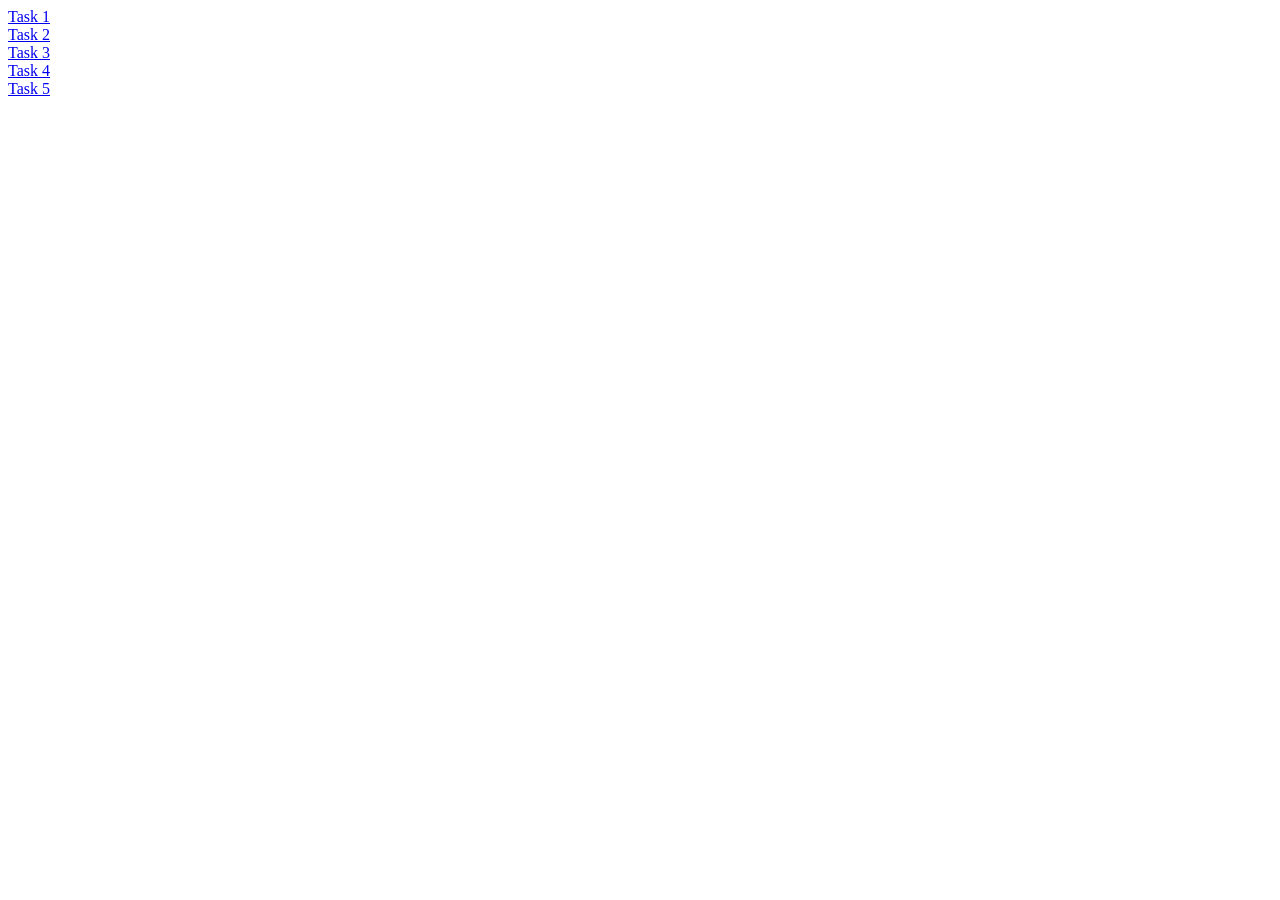
<file: index.html>
<!DOCTYPE html>
<html>
  <body>
    <a href="Task1/task1.html">Task 1</a>
    <br>
    <a href="Task2/design(task2).html">Task 2</a>
    <br>
    <a href="Task3/task3.html">Task 3</a>
    <br>
    <a href="Task4/home.html">Task 4</a>
    <br>
    <a href="Task5/task5.html">Task 5</a>
  </body>
</html>
</file>
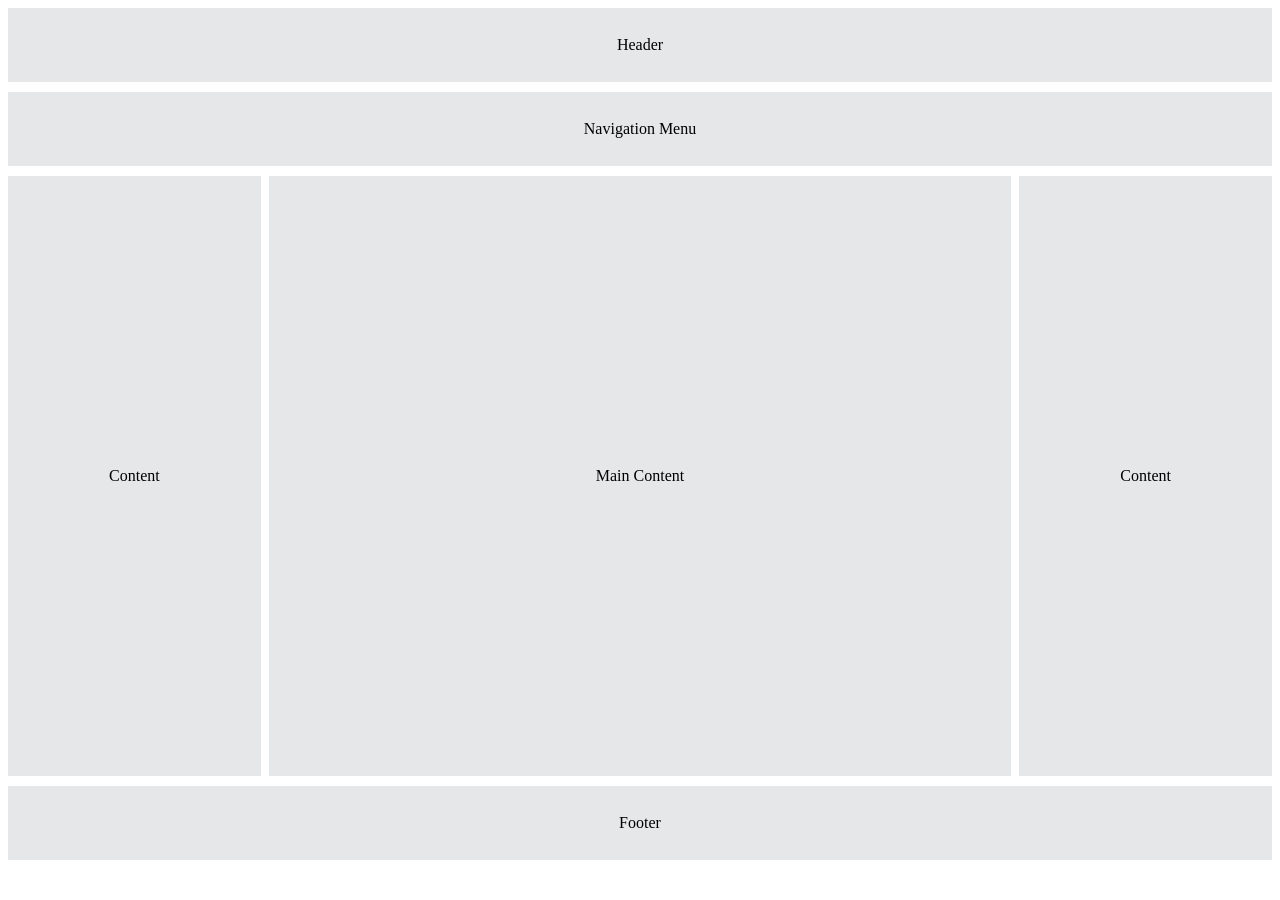
<file: Task1/task1.html>
<!DOCTYPE html>
<html>
    <head>
        <style>
             * {
                box-sizing: border-box;
                margin: 0;
                padding: 0;
            }
    
            body {
                display: flex;
                flex-direction: column;
                gap: 10px;
                padding: 8px;
            }
    
            header, nav, footer {
                background-color: #e5e7e9;
                padding: 28px;
                text-align: center;
                width: 100%;
            }

            section {
                display: flex;
                gap: 8px;
                width: 100%;
            }
            
            aside, main{
                background-color: #e5e7e9;
                width: 20%;
                min-height: 600px;
                display: flex;
                align-items: center;
                justify-content: center;
            }
    
            main {
                flex: 1;
            }
        </style>
    </head>
<body>
    <header>
        Header
    </header>
    <nav>
        Navigation Menu
    </nav>

    <section>
        <aside>
            Content
        </aside>
        <main>
            Main Content
        </main>
        <aside>
            Content
        </aside>
    </section>
    
    <footer>
        Footer
    </footer>
</body>
</html>
</file>
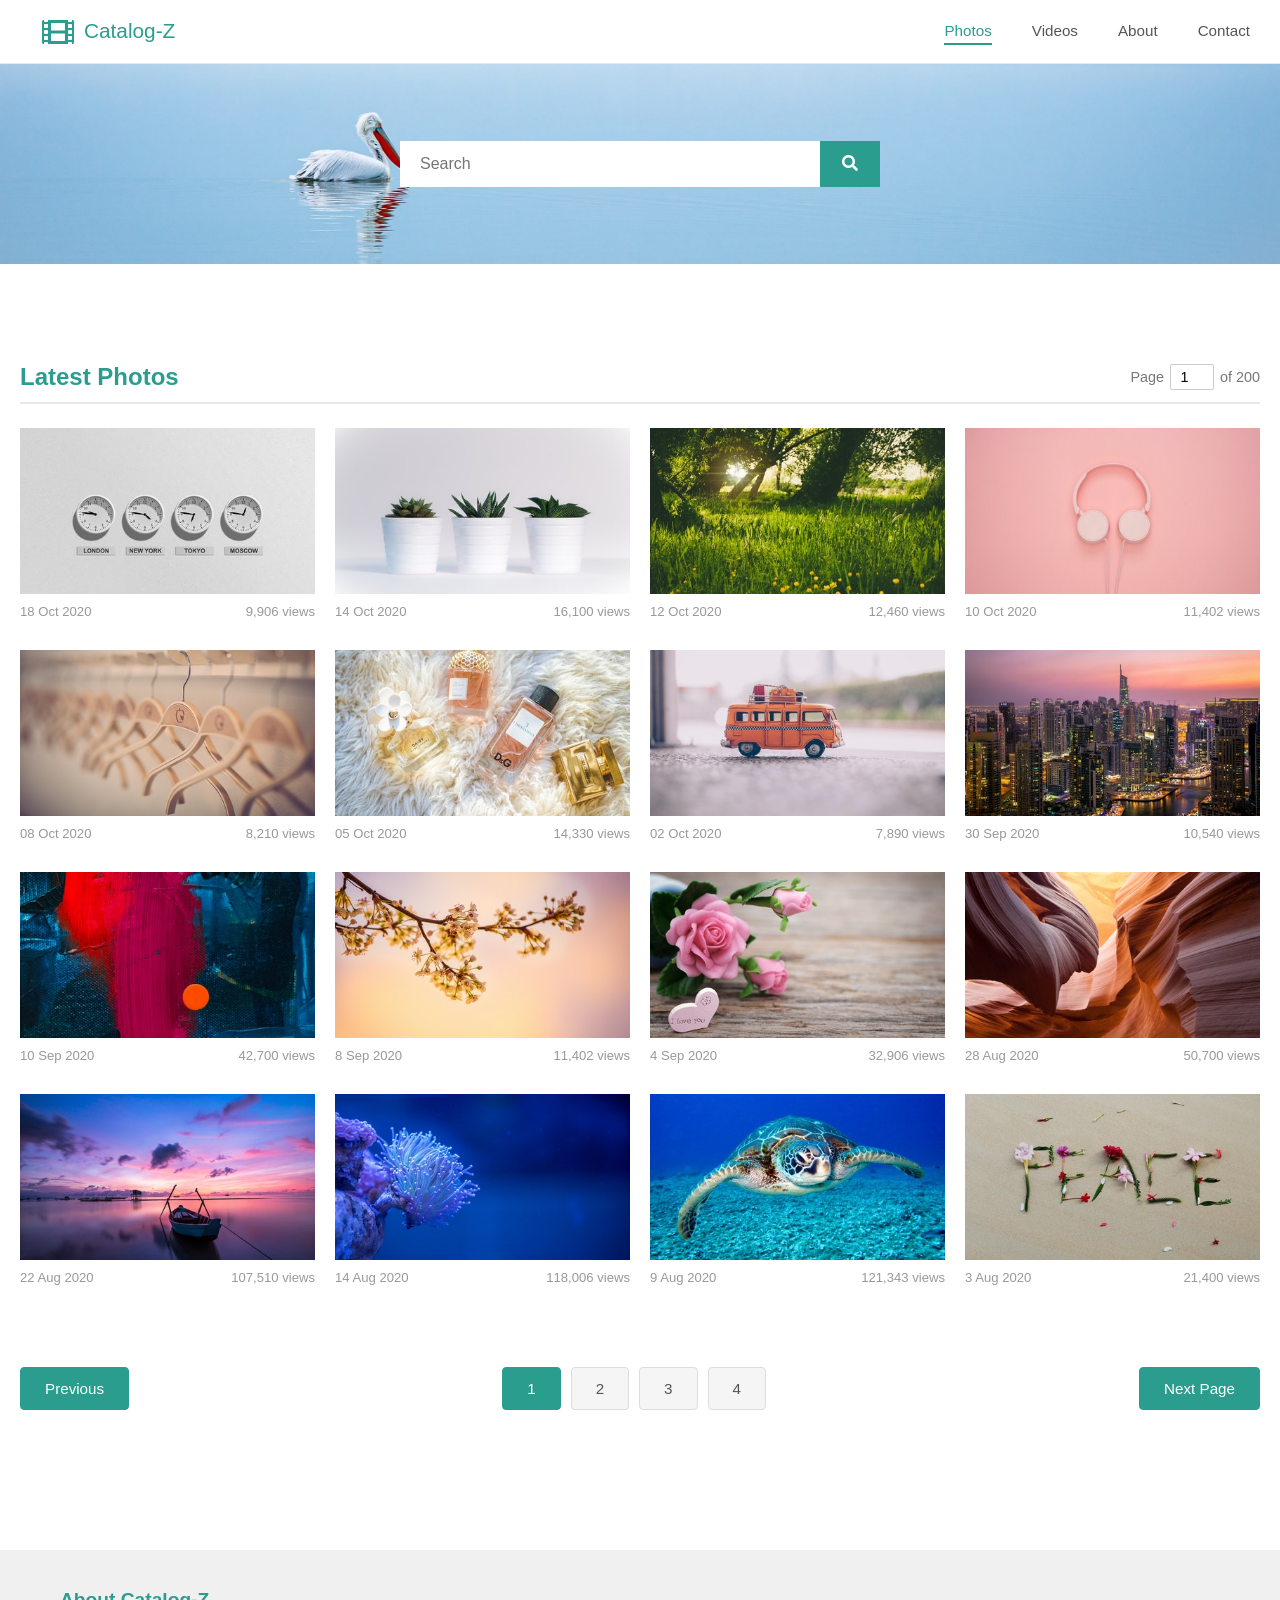
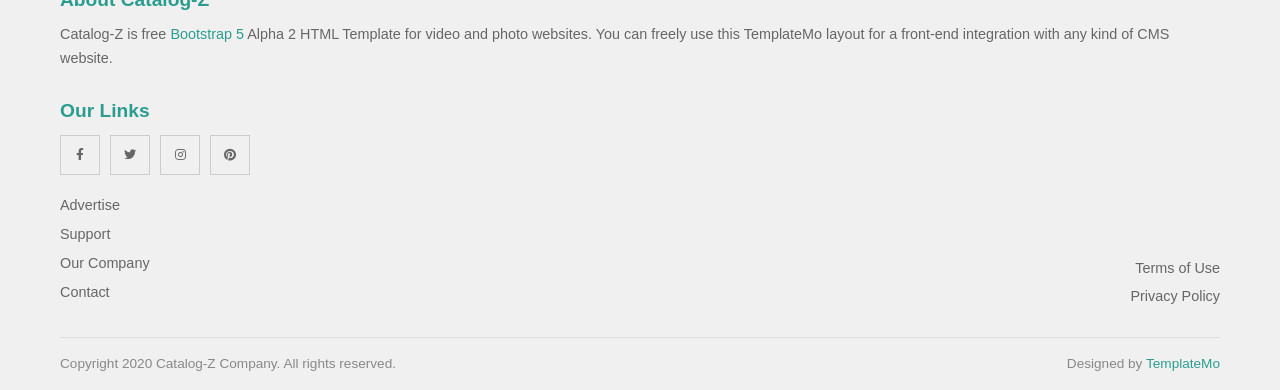
<file: Task3/task3.html>
<!DOCTYPE html>
<html lang="en">

<head>
    <meta charset="UTF-8">
    <meta name="viewport" content="width=device-width, initial-scale=1.0">
    <title>Catalog-Z</title>
    <link rel="stylesheet" href="resources/style.css">
    <link rel="stylesheet" href="https://cdnjs.cloudflare.com/ajax/libs/font-awesome/5.15.4/css/all.min.css">
    <link href="https://fonts.googleapis.com/css2?family=Roboto:wght@300;400;500;700&display=swap" rel="stylesheet">
</head>

<body>

    <nav class="navbar">
        <a href="#" class="nav-brand">
            <i class="fas fa-film"></i>
            <span>Catalog-Z</span>
        </a>
        <ul class="nav-links">
            <li><a href="#" class="active">Photos</a></li>
            <li><a href="#">Videos</a></li>
            <li><a href="#">About</a></li>
            <li><a href="#">Contact</a></li>
        </ul>

        <div class="dropdown">
            <span class="menu-btn" onclick="toggleMenu()">
                <i class="fas fa-bars"></i>
            </span>
            <ul class="dropdown-menu" id="dropdownMenu">
                <li><a href="#" class="active">Photos</a></li>
                <li><a href="#">Videos</a></li>
                <li><a href="#">About</a></li>
                <li><a href="#">Contact</a></li>
            </ul>
        </div>
    </nav>

    <section class="hero">
        <img src="resources/hero.jpg" alt="Hero" class="hero-img">
        <div class="hero-search">
            <input type="text" placeholder="Search">
            <button><i class="fas fa-search"></i></button>
        </div>
    </section>

    <main class="container">

        <!-- Latest Photos -->
        <section class="section">
            <div class="section-header">
                <h2>Latest Photos</h2>
                <div class="pagination-inline">
                    <span>Page</span>
                    <input type="number" value="1" min="1">
                    <span>of 200</span>
                </div>
            </div>
            <div class="grid">
                <div class="card">
                    <div class="img-btn">
                        <img src="resources/img1.jpg" alt="Photo 1">
                        <div class="overlay">
                            <p>CLOCKS</p>
                        </div>
                    </div>
                    <div class="card-info">
                        <span>18 Oct 2020</span>
                        <span>9,906 views</span>
                    </div>
                </div>
                <div class="card">
                    <div class="img-btn">
                        <img src="resources/img2.jpg" alt="Photo 2">
                        <div class="overlay">
                            <p>PLANTS</p>
                        </div>
                    </div>
                    <div class="card-info">
                        <span>14 Oct 2020</span>
                        <span>16,100 views</span>
                    </div>
                </div>
                <div class="card">
                    <div class="img-btn">
                        <img src="resources/img3.jpg" alt="Photo 3">
                        <div class="overlay">
                            <p>MORNING</p>
                        </div>
                    </div>
                    <div class="card-info">
                        <span>12 Oct 2020</span>
                        <span>12,460 views</span>
                    </div>
                </div>
                <div class="card">
                    <div class="img-btn">
                        <img src="resources/img4.jpg" alt="Photo 4">
                        <div class="overlay">
                            <p>PINKY</p>
                        </div>
                    </div>
                    <div class="card-info">
                        <span>10 Oct 2020</span>
                        <span>11,402 views</span>
                    </div>
                </div>
                <div class="card">
                    <div class="img-btn">
                        <img src="resources/img5.jpg" alt="Photo 5">
                        <div class="overlay">
                            <p>HANGERS</p>
                        </div>
                    </div>
                    <div class="card-info">
                        <span>08 Oct 2020</span>
                        <span>8,210 views</span>
                    </div>
                </div>
                <div class="card">
                    <div class="img-btn">
                        <img src="resources/img6.jpg" alt="Photo 6">
                        <div class="overlay">
                            <p>PERFUMES</p>
                        </div>
                    </div>
                    <div class="card-info">
                        <span>05 Oct 2020</span>
                        <span>14,330 views</span>
                    </div>
                </div>
                <div class="card">
                    <div class="img-btn">
                        <img src="resources/img7.jpg" alt="Photo 7">
                        <div class="overlay">
                            <p>BUS</p>
                        </div>
                    </div>
                    <div class="card-info">
                        <span>02 Oct 2020</span>
                        <span>7,890 views</span>
                    </div>
                </div>
                <div class="card">
                    <div class="img-btn">
                        <img src="resources/img8.jpg" alt="Photo 8">
                        <div class="overlay">
                            <p>NEW YORK</p>
                        </div>
                    </div>
                    <div class="card-info">
                        <span>30 Sep 2020</span>
                        <span>10,540 views</span>
                    </div>
                </div>
                <div class="card">
                    <div class="img-btn">
                        <img src="resources/img9.jpg" alt="Photo 9">
                        <div class="overlay">
                            <p>ABSTRACT</p>
                        </div>
                    </div>
                    <div class="card-info">
                        <span>10 Sep 2020</span>
                        <span>42,700 views</span>
                    </div>
                </div>
                <div class="card">
                    <div class="img-btn">
                        <img src="resources/img10.jpg" alt="Photo 10">
                        <div class="overlay">
                            <p>FLOWERS</p>
                        </div>
                    </div>
                    <div class="card-info">
                        <span>8 Sep 2020</span>
                        <span>11,402 views</span>
                    </div>
                </div>
                <div class="card">
                    <div class="img-btn">
                        <img src="resources/img11.jpg" alt="Photo 11">
                        <div class="overlay">
                            <p>ROSY</p>
                        </div>
                    </div>
                    <div class="card-info">
                        <span>4 Sep 2020</span>
                        <span>32,906 views</span>
                    </div>
                </div>
                <div class="card">
                    <div class="img-btn">
                        <img src="resources/img12.jpg" alt="Photo 12">
                        <div class="overlay">
                            <p>ROCKY</p>
                        </div>
                    </div>
                    <div class="card-info">
                        <span>28 Aug 2020</span>
                        <span>50,700 views</span>
                    </div>
                </div>
                <div class="card">
                    <div class="img-btn">
                        <img src="resources/img13.jpg" alt="Photo 13">
                        <div class="overlay">
                            <p>PURPLE</p>
                        </div>
                    </div>
                    <div class="card-info">
                        <span>22 Aug 2020</span>
                        <span>107,510 views</span>
                    </div>
                </div>
                <div class="card">
                    <div class="img-btn">
                        <img src="resources/img14.jpg" alt="Photo 14">
                        <div class="overlay">
                            <p>SEA</p>
                        </div>
                    </div>
                    <div class="card-info">
                        <span>14 Aug 2020</span>
                        <span>118,006 views</span>
                    </div>
                </div>
                <div class="card">
                    <div class="img-btn">
                        <img src="resources/img15.jpg" alt="Photo 15">
                        <div class="overlay">
                            <p>TURTLE</p>
                        </div>
                    </div>
                    <div class="card-info">
                        <span>9 Aug 2020</span>
                        <span>121,343 views</span>
                    </div>
                </div>
                <div class="card">
                    <div class="img-btn">
                        <img src="resources/img16.jpg" alt="Photo 16">
                        <div class="overlay">
                            <p>PEACE</p>
                        </div>
                    </div>
                    <div class="card-info">
                        <span>3 Aug 2020</span>
                        <span>21,400 views</span>
                    </div>
                </div>
            </div>
        </section>
        <div class="pagination">
            <button class="btn-prev">Previous</button>
            <div class="page-numbers">
                <button class="page active">1</button>
                <button class="page">2</button>
                <button class="page">3</button>
                <button class="page">4</button>
            </div>
            <button class="btn-next">Next Page</button>
        </div>
    </main>
 
    <footer class="footer">
        <div class="footer-container">
            <div class="footer-about">
                <h3>About Catalog-Z</h3>
                <p>Catalog-Z is free <a href="#">Bootstrap 5</a> Alpha 2 HTML Template for video and photo websites. You
                    can freely use this TemplateMo layout for a front-end integration with any kind of CMS website.</p>
            </div>
            <div class="footer-links">
                <div class="footer-left">
                    <h3>Our Links</h3>
                    <div class="social-icons">
                        <a href="#"><i class="fab fa-facebook-f"></i></a>
                        <a href="#"><i class="fab fa-twitter"></i></a>
                        <a href="#"><i class="fab fa-instagram"></i></a>
                        <a href="#"><i class="fab fa-pinterest"></i></a>
                    </div>
                    <ul>
                        <li><a href="#">Advertise</a></li>
                        <li><a href="#">Support</a></li>
                        <li><a href="#">Our Company</a></li>
                        <li><a href="#">Contact</a></li>
                    </ul>
                </div>
                <div class="footer-right">
                    <a href="#">Terms of Use</a>
                    <a href="#">Privacy Policy</a>
                </div>
            </div>
            <div class="footer-bottom">
                <span>Copyright 2020 Catalog-Z Company. All rights reserved.</span>
                <span>Designed by <a href="#">TemplateMo</a></span>
            </div>
        </div>
    </footer>

    <script src="resources/script.js"></script>
</body>

</html>
</file>
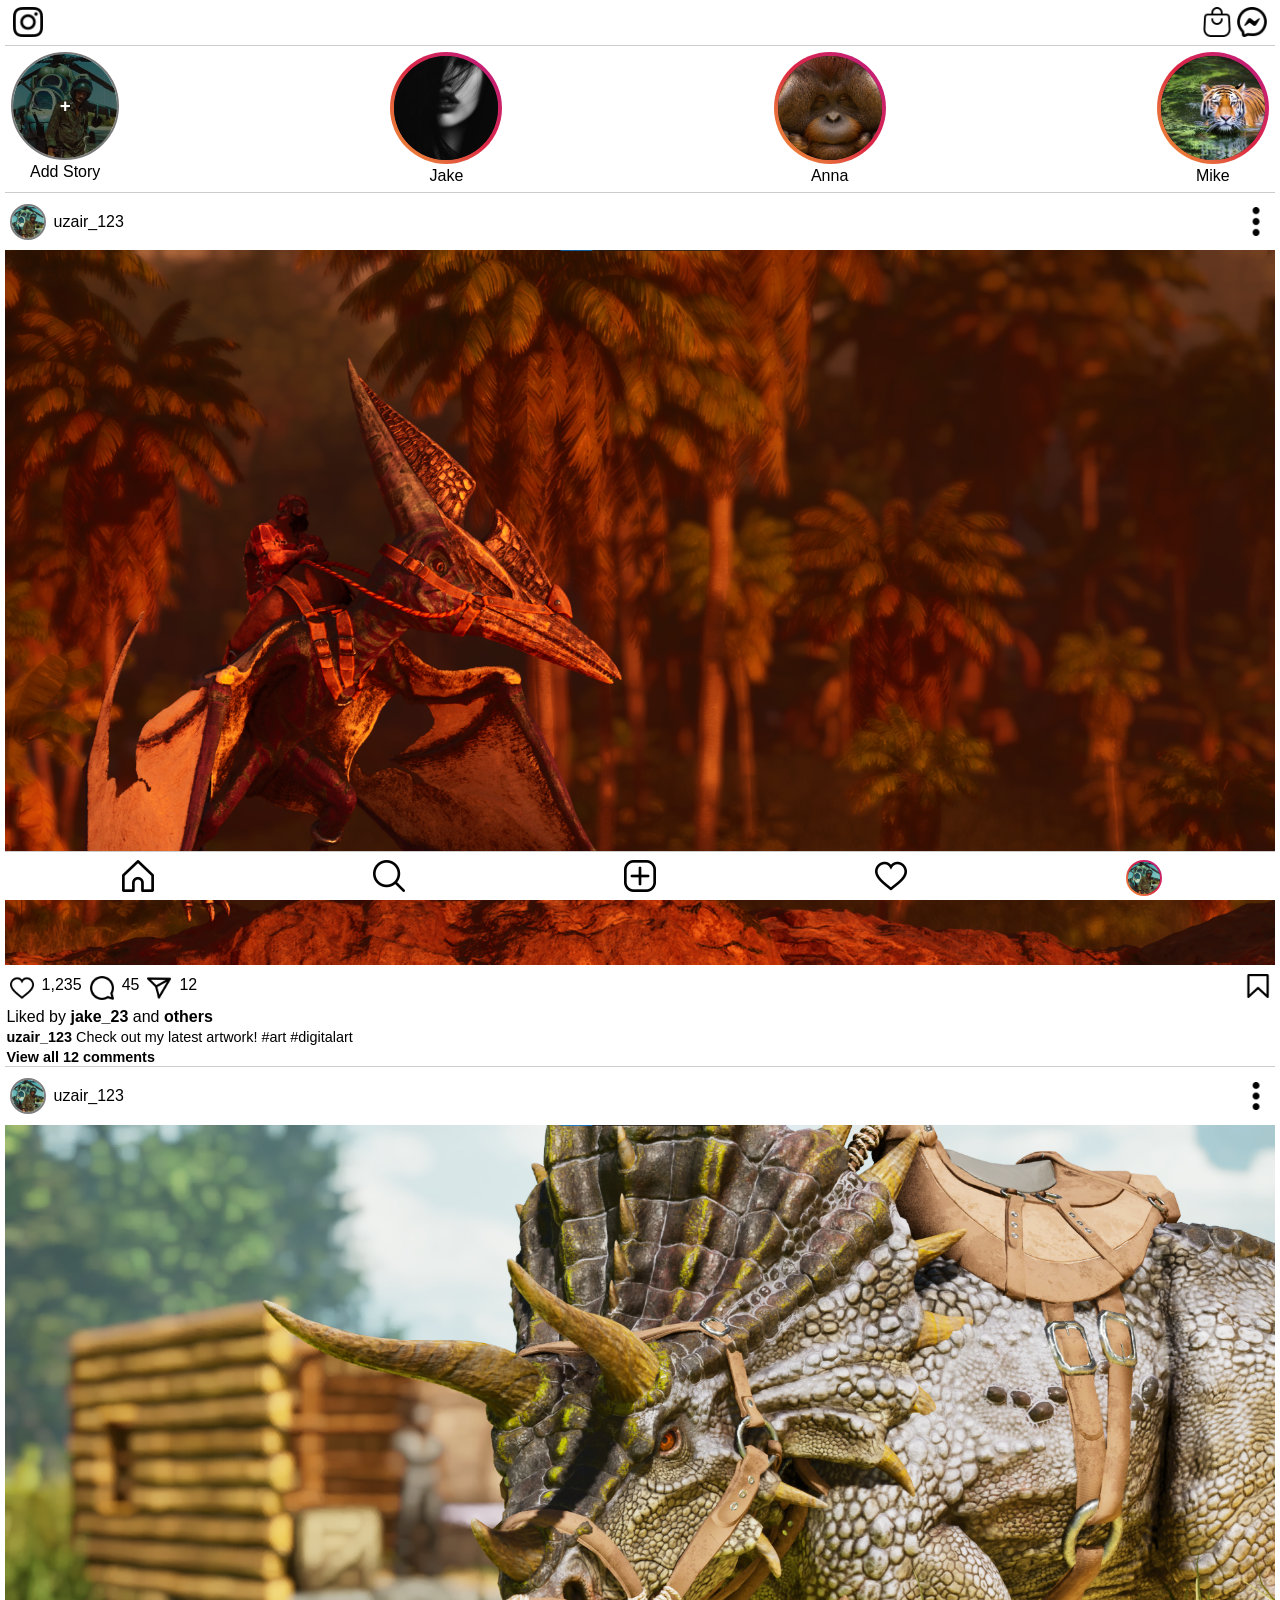
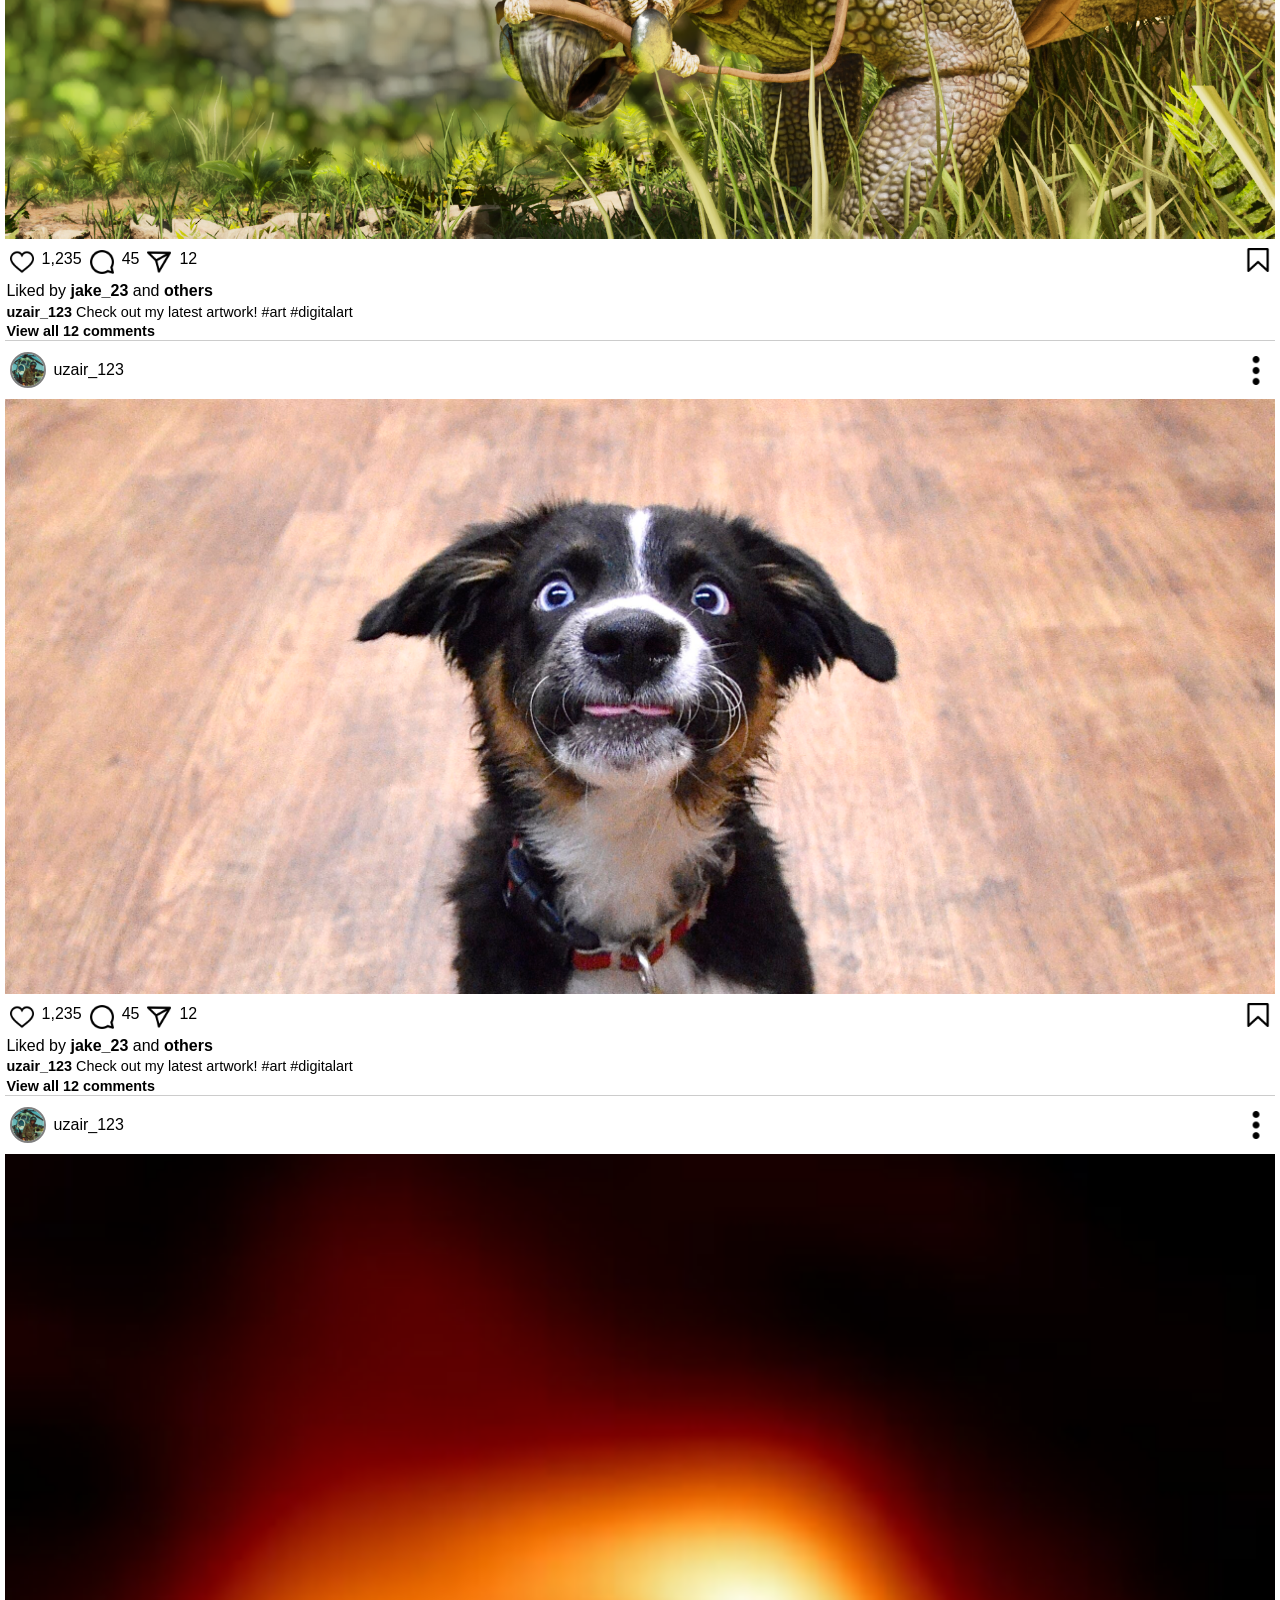
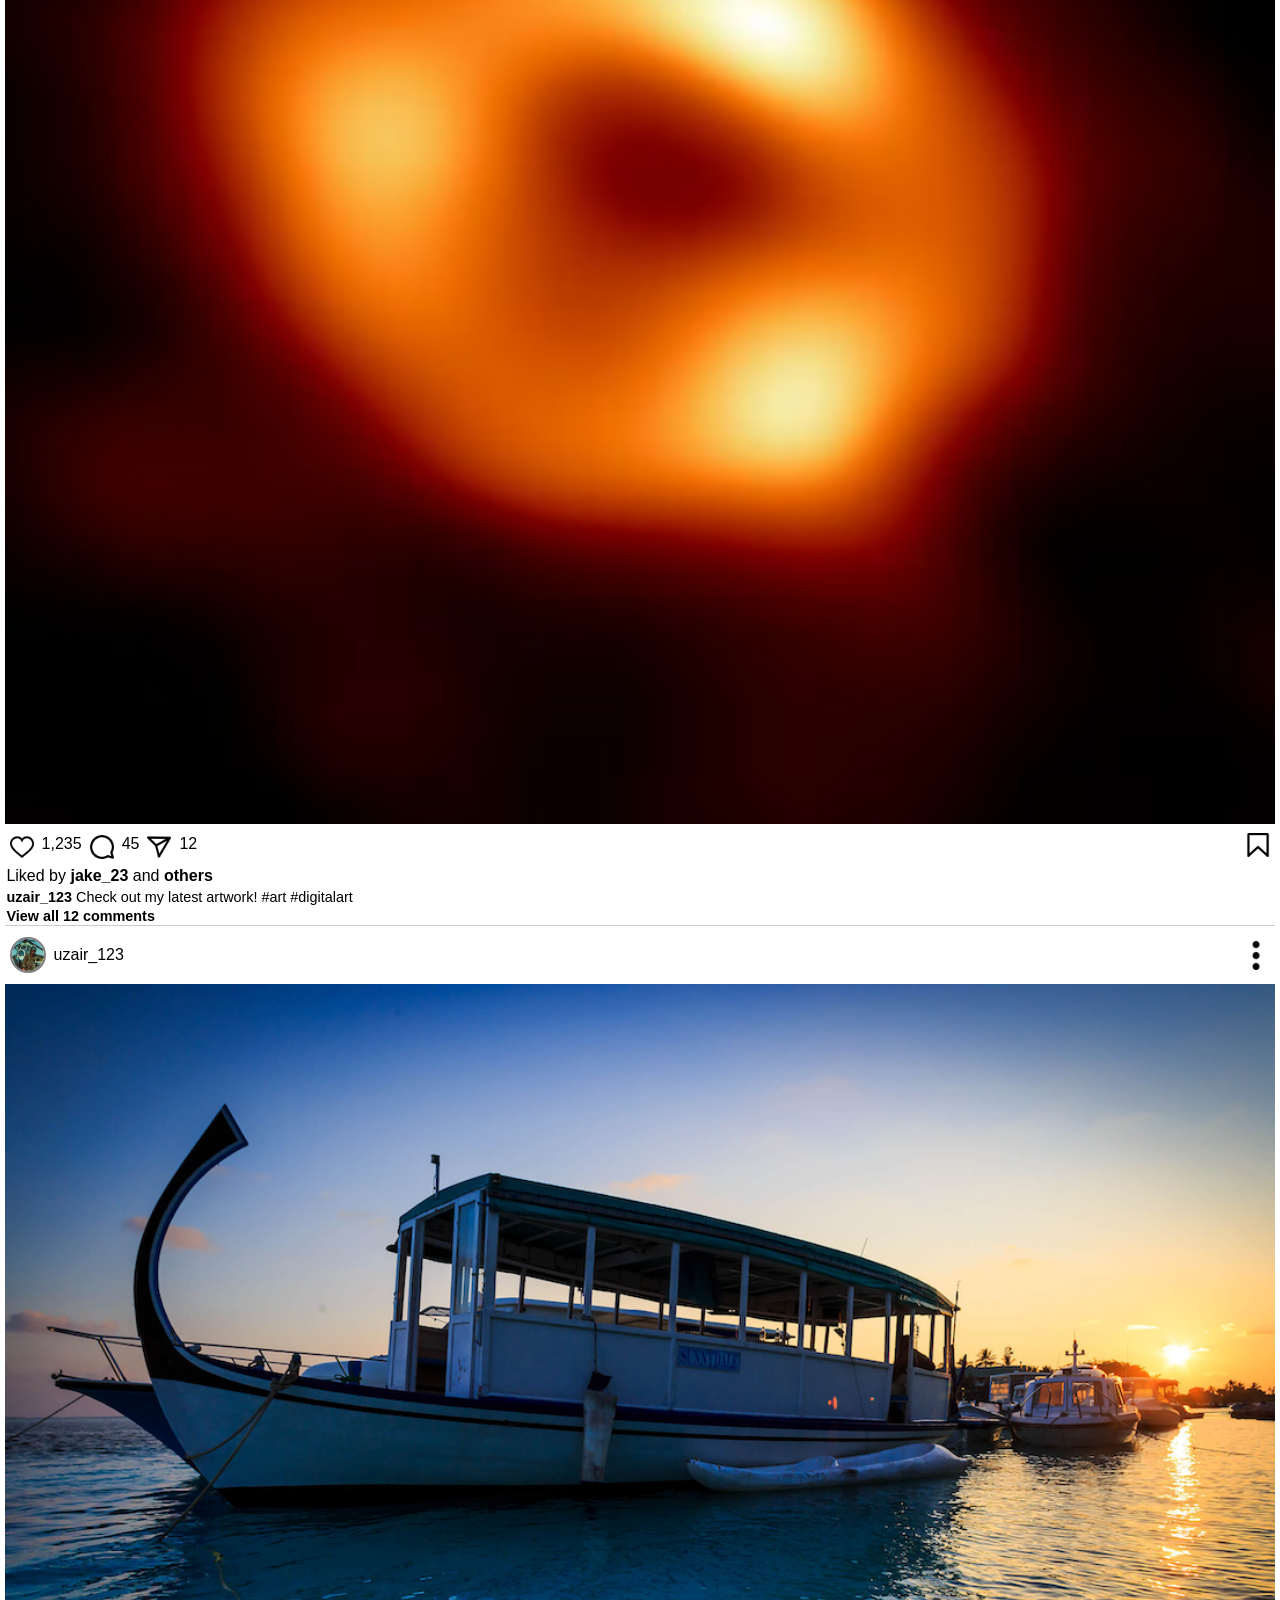
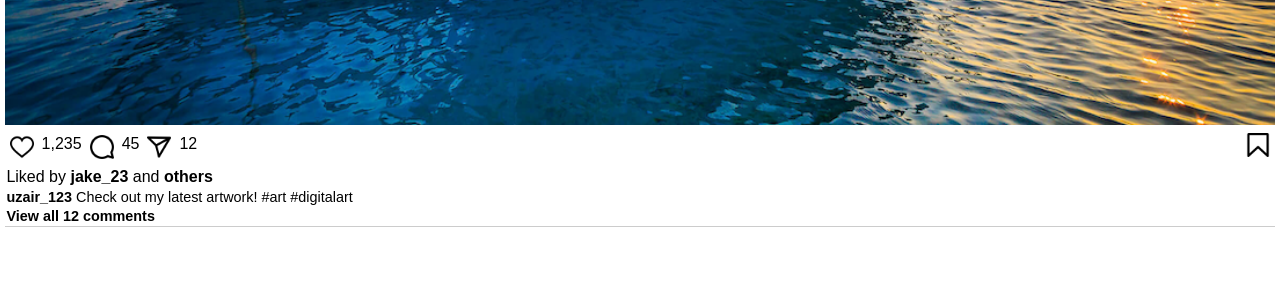
<file: Task4/home.html>
<!DOCTYPE html>
<html lang="en">

<head>
    <meta charset="UTF-8">
    <meta name="viewport" content="width=device-width, initial-scale=1.0">
    <title>Home</title>
    <link rel="stylesheet" href="resources/css/style-home.css">
</head>

<body>
    <header class="header">
        <a href="#" id="left"><img src="resources/images/camera.png" alt="Avatar"
                style="width: auto; height: 30px; object-fit: cover;"></a>
        <div class="header-icons">
            <img src="resources/images/shop.png" alt="Logo" style="width: auto; height: 30px; object-fit: cover;">
            <img src="resources/images/message.png" alt="Logo" style="width: auto; height: 30px; object-fit: cover;">
        </div>
    </header>

    <main>
        <section class="stories">
            <div class="story">
                <div class="new-story">
                    <img src="resources/images/pfp.png" alt="Add Story">
                    <div class="image-overlay">
                        <h3>+</h3>
                    </div>
                </div>

                <span>Add Story</span>
            </div>
            <div class="highlight">
                <div class="active-circle"><img src="resources/images/story1.jpg" alt="Story"></div>
                <span>Jake</span>
            </div>
            <div class="highlight">
                <div class="active-circle"><img src="resources/images/story2.jpg" alt="Story"></div>
                <span>Anna</span>
            </div>
            <div class="highlight">
                <div class="active-circle"><img src="resources/images/story3.jpg" alt="Story"></div>
                <span>Mike</span>
            </div>
        </section>

        <section class="posts">
            <div class="post">
                <div class="top-card">
                    <div class="user">
                        <div class="avatar"><img src="resources/images/pfp.png" alt="Avatar"></div>
                        <div class="username">uzair_123</div>
                    </div>
                    <div class="options"><img src="resources/images/options.png" alt="Options"></div>
                </div>
                <div class="post-image">
                    <img src="resources/images/post1.png" alt="Post">
                </div>
                <div class="post-info">
                    <div class="actions">
                        <div class="left">
                            <img src="resources/images/notifications.png" alt="Like">
                            <div class="like-count">1,235</div>
                            <img src="resources/images/comment.png" alt="Comment">
                            <div class="comment-count">45</div>
                            <img src="resources/images/share.png" alt="Share">
                            <div class="share-count">12</div>
                        </div>
                        <div class="right">
                            <img src="resources/images/save.png" alt="Save">
                        </div>
                    </div>
                    <div class="likes">Liked by <strong>jake_23</strong> and <strong>others</strong></div>
                    <div class="caption"><strong>uzair_123</strong> Check out my latest artwork! #art #digitalart</div>
                    <div class="comments">View all 12 comments</div>
                </div>
            </div>
            <div class="post">
                <div class="top-card">
                    <div class="user">
                        <div class="avatar"><img src="resources/images/pfp.png" alt="Avatar"></div>
                        <div class="username">uzair_123</div>
                    </div>
                    <div class="options"><img src="resources/images/options.png" alt="Options"></div>
                </div>
                <div class="post-image">
                    <img src="resources/images/post2.png" alt="Post">
                </div>
                <div class="post-info">
                    <div class="actions">
                        <div class="left">
                            <img src="resources/images/notifications.png" alt="Like">
                            <div class="like-count">1,235</div>
                            <img src="resources/images/comment.png" alt="Comment">
                            <div class="comment-count">45</div>
                            <img src="resources/images/share.png" alt="Share">
                            <div class="share-count">12</div>
                        </div>
                        <div class="right">
                            <img src="resources/images/save.png" alt="Save">
                        </div>
                    </div>
                    <div class="likes">Liked by <strong>jake_23</strong> and <strong>others</strong></div>
                    <div class="caption"><strong>uzair_123</strong> Check out my latest artwork! #art #digitalart</div>
                    <div class="comments">View all 12 comments</div>
                </div>
            </div>
            <div class="post">
                <div class="top-card">
                    <div class="user">
                        <div class="avatar"><img src="resources/images/pfp.png" alt="Avatar"></div>
                        <div class="username">uzair_123</div>
                    </div>
                    <div class="options"><img src="resources/images/options.png" alt="Options"></div>
                </div>
                <div class="post-image">
                    <img src="resources/images/post3.jpg" alt="Post">
                </div>
                <div class="post-info">
                    <div class="actions">
                        <div class="left">
                            <img src="resources/images/notifications.png" alt="Like">
                            <div class="like-count">1,235</div>
                            <img src="resources/images/comment.png" alt="Comment">
                            <div class="comment-count">45</div>
                            <img src="resources/images/share.png" alt="Share">
                            <div class="share-count">12</div>
                        </div>
                        <div class="right">
                            <img src="resources/images/save.png" alt="Save">
                        </div>
                    </div>
                    <div class="likes">Liked by <strong>jake_23</strong> and <strong>others</strong></div>
                    <div class="caption"><strong>uzair_123</strong> Check out my latest artwork! #art #digitalart</div>
                    <div class="comments">View all 12 comments</div>
                </div>
            </div>
            <div class="post">
                <div class="top-card">
                    <div class="user">
                        <div class="avatar"><img src="resources/images/pfp.png" alt="Avatar"></div>
                        <div class="username">uzair_123</div>
                    </div>
                    <div class="options"><img src="resources/images/options.png" alt="Options"></div>
                </div>
                <div class="post-image">
                    <img src="resources/images/post7.jpg" alt="Post">
                </div>
                <div class="post-info">
                    <div class="actions">
                        <div class="left">
                            <img src="resources/images/notifications.png" alt="Like">
                            <div class="like-count">1,235</div>
                            <img src="resources/images/comment.png" alt="Comment">
                            <div class="comment-count">45</div>
                            <img src="resources/images/share.png" alt="Share">
                            <div class="share-count">12</div>
                        </div>
                        <div class="right">
                            <img src="resources/images/save.png" alt="Save">
                        </div>
                    </div>
                    <div class="likes">Liked by <strong>jake_23</strong> and <strong>others</strong></div>
                    <div class="caption"><strong>uzair_123</strong> Check out my latest artwork! #art #digitalart</div>
                    <div class="comments">View all 12 comments</div>
                </div>
            </div>
            <div class="post">
                <div class="top-card">
                    <div class="user">
                        <div class="avatar"><img src="resources/images/pfp.png" alt="Avatar"></div>
                        <div class="username">uzair_123</div>
                    </div>
                    <div class="options"><img src="resources/images/options.png" alt="Options"></div>
                </div>
                <div class="post-image">
                    <img src="resources/images/post8.png" alt="Post">
                </div>
                <div class="post-info">
                    <div class="actions">
                        <div class="left">
                            <img src="resources/images/notifications.png" alt="Like">
                            <div class="like-count">1,235</div>
                            <img src="resources/images/comment.png" alt="Comment">
                            <div class="comment-count">45</div>
                            <img src="resources/images/share.png" alt="Share">
                            <div class="share-count">12</div>
                        </div>
                        <div class="right">
                            <img src="resources/images/save.png" alt="Save">
                        </div>
                    </div>
                    <div class="likes">Liked by <strong>jake_23</strong> and <strong>others</strong></div>
                    <div class="caption"><strong>uzair_123</strong> Check out my latest artwork! #art #digitalart</div>
                    <div class="comments">View all 12 comments</div>
                </div>
            </div>
        </section>

        <nav class="nav-footer">
            <a class="nav-item" href="home.html"><img src="resources/images/home-unclicked.png" alt="Feed"></a>
            <a class="nav-item" href="fyp.html"><img src="resources/images/search.png" alt="Explore"></a>
            <a class="nav-item" href="#"><img src="resources/images/add.png" alt="Add"></a>
            <a class="nav-item" href="#"><img src="resources/images/notifications.png" alt="Notifications"></a>
            <a class="nav-item" href="profile.html">
                <div class="nav-avatar"><img src="resources/images/pfp.png" alt="Avatar"></div>
            </a>
        </nav>

</body>

</html>
</file>
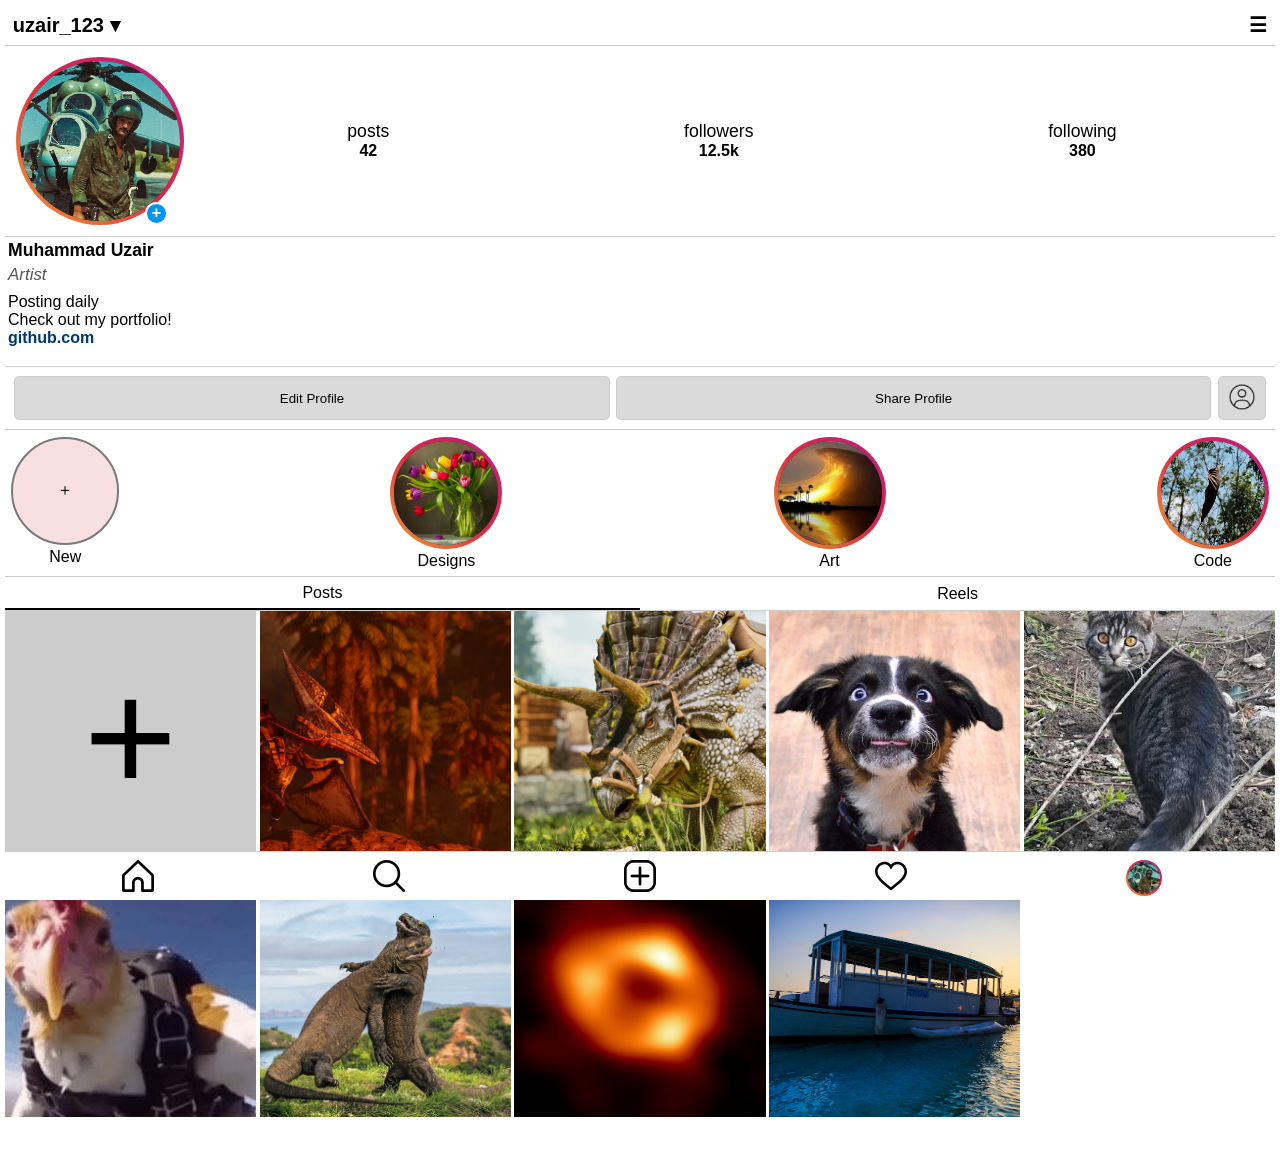
<file: Task4/profile.html>
<!DOCTYPE html>
<html lang="en">

<head>
    <meta charset="UTF-8">
    <meta name="viewport" content="width=device-width, initial-scale=1.0">
    <title>Profile</title>
    <link rel="stylesheet" href="resources/css/style-profile.css">
</head>

<body>
    <header class="header">
        <a href="#" id="left">uzair_123 ▾</a>
        <div class="header-icons">
            <span>☰</span>
        </div>
    </header>
    <main>

        <section class="profile">
            <div class="avatar">
                <div class="avatar-icon"><img src="resources/images/pfp.png" alt="Avatar"></div>
                <div class="story-btn">+</div>
            </div>
            <div class="stats">
                <div>
                    <div class="label">posts</div>
                    <div class="number">42</div>
                </div>
                <div style="cursor: pointer;">
                    <div class="label">followers</div>
                    <div class="number">12.5k</div>
                </div>
                <div style="cursor: pointer;">

                    <div class="label">following</div>
                    <div class="number">380</div>
                </div>
            </div>
        </section>

        <section class="bio">
            <p class="name">Muhammad Uzair</p>
            <p class="category">Artist</p>
            <p>Posting daily<br> Check out my portfolio! </br> <a href="#">github.com</a></p>
        </section>

        <section class="actions">
            <button class="btn">Edit Profile</button>
            <button class="btn">Share Profile</button>
            <button class="btn-icon"><img class="btn-icon-img" src="resources/images/profile-icon.webp" alt="Profile"></button>
        </section>

        <section class="highlights">
            <div class="highlight">
                <div class="new-highlight-circle">＋</div>
                <span>New</span>
            </div>
            <div class="highlight">
                <div class="active-circle">
                    <img src="resources/images/highlight1.jpg" alt="Design">
                </div>
                <span>Designs</span>
            </div>
            <div class="highlight">
                <div class="active-circle">
                    <img src="resources/images/highlight2.jpg" alt="Design">
                </div>
                <span>Art</span>
            </div>
            <div class="highlight">
                <div class="active-circle">
                    <img src="resources/images/highlight3.jpg" alt="Design">
                </div>
                <span>Code</span>
            </div>
        </section>

        <section class="contents">
            <div class="tabs">
                <div class="tab active">Posts</div>
                <div class="tab">Reels</div>
            </div>

            <div class="posts">
                <div class="add-post">+</div>
                <div class="post"><img src="resources/images/post1.png" alt="Post"></div>
                <div class="post"><img src="resources/images/post2.png" alt="Post"></div>
                <div class="post"><img src="resources/images/post3.jpg" alt="Post"></div>
                <div class="post"><img src="resources/images/post4.jpg" alt="Post"></div>
                <div class="post"><img src="resources/images/post5.jpg" alt="Post"></div>
                <div class="post"><img src="resources/images/post6.jpg" alt="Post"></div>
                <div class="post"><img src="resources/images/post7.jpg" alt="Post"></div>
                <div class="post"><img src="resources/images/post8.png" alt="Post"></div>
            </div>
        </section>

        <nav class="nav-footer">
            <a class="nav-item" href="home.html"><img src="resources/images/home-unclicked.png" alt="Feed"></a>
            <a class="nav-item" href="fyp.html"><img src="resources/images/search.png" alt="Explore"></a>
            <a class="nav-item" href="#"><img src="resources/images/add.png" alt="Add"></a>
            <a class="nav-item" href="#"><img src="resources/images/notifications.png" alt="Notifications"></a>
            <a class="nav-item" href="profile.html">
                <div class="nav-avatar"><img src="resources/images/pfp.png" alt="Avatar"></div>
            </a>
        </nav>
    </main>
</body>

</html>
</file>
<file: Task3/resources/style.css>
* {
    margin: 0;
    padding: 0;
    box-sizing: border-box;
}

body {
    margin: 0;
    padding: 0;
    line-height: 1.7em;
    font-family: Verdana, Arial, Helvetica, sans-serif;
    font-size: 12px;
    background: #ffffff;
}
a {
    text-decoration: none;
    color: inherit;
}

/*navbar*/
.navbar {
    display: flex;
    align-items: center;
    justify-content: space-between;
    padding: 0 30px;
    height: 64px;
    background: #fff;
    border-bottom: 1px solid #e8e8e8;
    position: sticky;
    top: 0;
    z-index: 100;
}
 
.nav-brand {
    display: flex;
    align-items: center;
    gap: 10px;
    font-size: 1.3rem;
    font-weight: 500;
    color: #2a9d8f;
    padding: 6px 12px;
}
 
.nav-brand i {
    font-size: 2rem;
}
 
.nav-links {
    display: flex;
    list-style: none;
    gap: 40px;
    margin-left: auto;  
}
 
.nav-links a {
    font-size: 0.95rem;
    color: #555;
    padding-bottom: 4px;
    transition: color 0.2s;
}
 
.nav-links a:hover,
.nav-links a.active {
    color: #2a9d8f;
    border-bottom: 2px solid #2a9d8f;
}
 
.menu-btn {
    display: none;
    font-size: 1.4rem;
    cursor: pointer;
    color: #333;
}

.dropdown {
    position: relative;
}

.dropdown-menu {
    display: none;
    position: absolute;
    right: 0;
    top: 100%;
    background: #fff;
    list-style: none;
    min-width: 160px;
    box-shadow: 0 4px 12px rgba(0,0,0,0.1);
    z-index: 200;
}

.dropdown-menu li a {
    display: block;
    padding: 12px 20px;
    font-size: 0.95rem;
    color: #555;
    border-bottom: 1px solid #f0f0f0;
    transition: color 0.2s;
}

.dropdown-menu li a:hover,
.dropdown-menu li a.active {
    color: #2a9d8f;
    border-bottom: 2px solid #2a9d8f;
}

.dropdown-menu.open {
    display: block;
}



/*hero*/
.hero {
    position: relative;
    height: 200px;
    overflow: hidden;
}
 
.hero-img {
    width: 100%;
    height: 100%;
    object-fit: cover;
    object-position: center 57%;
}
 
.hero-search {
    position: absolute;
    top: 50%;
    left: 50%;
    transform: translate(-50%, -50%);
    display: flex;
    width: 480px;
    max-width: 90%;
}
 
.hero-search input {
    flex: 1;
    padding: 14px 20px;
    font-size: 1rem;
    border: none;
    outline: none;
    border-radius: 0;
}
 
.hero-search button {
    padding: 14px 22px;
    background: #2a9d8f;
    border: none;
    cursor: pointer;
    color: #fff;
    font-size: 1rem;
    transition: background 0.2s;
}
 
.hero-search button:hover {
    background: #21867a;
}


/*container*/
.container {
    max-width: 1770px;
    padding: 40px 20px;
    margin: 60px auto;
}

/*section*/
.section {
    margin-bottom: 50px;
}

.section-header {
    display: flex;
    justify-content: space-between;
    align-items: center;
    margin-bottom: 24px;
    border-bottom: 2px solid #e8e8e8;
    padding-bottom: 12px;
}

.section-header h2 {
    font-size: 1.5rem;
    font-weight: 700;
    color: #2a9d8f;
}

.pagination-inline {
    display: flex;
    align-items: center;
    gap: 6px;
    font-size: 0.9rem;
    color: #777;
}

.pagination-inline input {
    width: 44px;
    padding: 4px 6px;
    border: 1px solid #ccc;
    text-align: center;
    font-size: 0.9rem;
    border-radius: 2px;
}

/*grid*/
.grid {
    display: flex;
    flex-wrap: wrap;
    gap: 20px;
}

/*card*/
.card {
    flex: 1 1 calc(25% - 20px);
    min-width: 200px;
    background: #fff;
    cursor: pointer;
    
}

.card img {
    width: 100%;
    height: auto;
    object-fit: cover;
    display: block;
    transition: opacity 0.2s;
}
.img-btn{
    position: relative;
    overflow: hidden;
}

.card .overlay {
    position: absolute;
    top: 0;
    left: 0;
    width: 100%;
    height: 100%;
    background: rgba(0, 0, 0, 0.5);
    display: flex;
    align-items: center;
    justify-content: center;
    color: #fff;
    font-size: 1.2rem;
    opacity: 0;
    transition: opacity 0.2s;
}

.card:hover .overlay {
    opacity: 1;
}

.card-info {
    display: flex;
    justify-content: space-between;
    padding: 8px 0;
    font-size: 0.82rem;
    color: #999;
}

/*pagination*/
.pagination {
    display: flex;
    align-items: center;
    justify-content: space-between;
    padding: 20px 0 40px;
}

.page-numbers {
    display: flex;
    gap: 10px;
}

.page, .btn-prev, .btn-next {
    padding: 12px 24px;
    border: 1px solid #ddd;
    border-radius: 4px;
    background: #f5f5f5;
    cursor: pointer;
    font-size: 0.95rem;
    color: #555;
    transition: 0.2s;
}

.page.active, .btn-prev, .btn-next {
    background: #2a9d8f;
    color: #fff;
    border-color: #2a9d8f;
}

.page:hover, .btn-prev:hover, .btn-next:hover {
    background: #21867a;
    color: #fff;
    border-color: #21867a;
}

/*footer*/
.footer {
    background: #f0f0f0;
    padding: 40px 0 0;
}

.footer-container {
    max-width: 1200px;
    margin: 0 auto;
    padding: 0 20px;
    display: flex;
    flex-direction: column;
}

.footer-about {
    margin-bottom: 30px;
}

.footer-about h3 {
    color: #2a9d8f;
    font-size: 1.2rem;
    margin-bottom: 12px;
}

.footer-about p {
    color: #666;
    font-size: 0.9rem;
    line-height: 1.7;
}

.footer-about a {
    color: #2a9d8f;
}

.footer-links {
    display: flex;
    justify-content: space-between;
    margin-bottom: 30px;
}

.footer-left h3 {
    color: #2a9d8f;
    font-size: 1.2rem;
    margin-bottom: 14px;
}

.social-icons {
    display: flex;
    gap: 10px;
    margin-bottom: 16px;
}

.social-icons a {
    width: 40px;
    height: 40px;
    border: 1px solid #ccc;
    display: flex;
    align-items: center;
    justify-content: center;
    color: #666;
    transition: 0.2s;
}

.social-icons a:hover {
    color: #2a9d8f;
    border-color: #2a9d8f;
}

.footer-left ul {
    list-style: none;
}

.footer-left ul li a {
    color: #666;
    font-size: 0.9rem;
    line-height: 2;
    transition: 0.2s;
}

.footer-left ul li a:hover {
    color: #2a9d8f;
}

.footer-right {
    display: flex;
    flex-direction: column;
    align-items: flex-end;
    justify-content: flex-end;
    gap: 8px;
}

.footer-right a {
    color: #666;
    font-size: 0.9rem;
    transition: 0.2s;
}

.footer-right a:hover {
    color: #2a9d8f;
}

.footer-bottom {
    display: flex;
    justify-content: space-between;
    border-top: 1px solid #ddd;
    padding: 16px 0;
    font-size: 0.85rem;
    color: #888;
}

.footer-bottom a {
    color: #2a9d8f;
}

/*media*/
@media (max-width: 900px) {
    .card {
        flex: 1 1 calc(50% - 20px);
    }
}

@media (max-width: 600px) {
    .nav-links {
        display: none;
    }

    .menu-btn {
        display: block;
    }

    .hero {
        height: 200px;
    }

    .card {
        flex: 1 1 100%;
    }

    .section-header {
        flex-direction: column;
        align-items: flex-start;
        gap: 8px;
    }
}
</file>
<file: Task4/resources/css/style-home.css>
body {
    display: flex;
    justify-content: center;
    flex-direction: column;
    font-family: Arial, sans-serif;
    margin: 0.3rem;
}

a {
    color: #00376b;
    text-decoration: none;
    font-weight: 600;
}

header {
    z-index: 1000;
    position: sticky;
    top: 0;
    height: 40px;
    display: flex;
    align-items: center;
    justify-content: space-between;
    width: 100%;
    border-bottom: 1px solid #ccc;
    font-size: 20px;
    background-color: #fff;
}

.header a {
    padding: 0.5rem;
    color: #000;
    transition: 0.1s;

    &:hover {
        transform: scale(1.1);
        opacity: 0.7;
    }
}

.header-icons {
    cursor: pointer;
    font-weight: bold;
    padding: 0.5rem;
}

.header-icons img,
span {
    transition: 0.1s;

    &:hover {
        transform: scale(1.1);
        opacity: 0.7;
    }
}

main {
    flex: 1;
}



.stories {
    display: flex;
    padding: 0.4rem;
    border-bottom: 1px solid #ccc;
    overflow-x: auto;
    justify-content: space-between;
    text-align: center;
}

.story {
    display: flex;
    flex-direction: column;
}

.new-story {
    width: 6.5rem;
    height: 6.5rem;
    border-radius: 50%;
    margin-bottom: 0.2rem;
    display: flex;
    align-items: center;
    justify-content: center;
    cursor: pointer;
    border: 2px solid #797979;
    transition: 0.1s;

    &:hover {
        transform: scale(1.05);
    }
}

.image-overlay {
    position: absolute;
    width: 6.5rem;
    height: 6.5rem;
    border-radius: 50%;

    background-color: rgba(0, 0, 0, 0.5);

    display: flex;
    flex-direction: column;
    justify-content: center;
    align-items: center;

    color: #ffffff;
    text-align: center;
}

.new-story img {
    width: 100%;
    height: 100%;
    object-fit: cover;
    object-position: center;
    border-radius: 50%;
}

.active-circle {
    overflow: hidden;
    width: 6.5rem;
    height: 6.5rem;
    border-radius: 50%;
    background-color: #ccc;
    margin-bottom: 0.2rem;
    display: flex;
    align-items: center;
    justify-content: center;
    cursor: pointer;
    border: 4px solid transparent;
    background:
        linear-gradient(#222, #222) padding-box,
        linear-gradient(45deg, #f09433 0%, #e6683c 25%, #dc2743 50%, #cc2366 75%, #bc1888 100%) border-box;
    transition: 0.2s;

    &:hover {
        transform: scale(1.05);

        &.active-circle img {
            opacity: 0.8;
        }
    }
}

.active-circle img {
    width: 100%;
    height: 100%;
    object-fit: cover;
    object-position: center;
}


.posts {
    display: flex;
    flex-direction: column;
}

.post {
    display: flex;
    flex-direction: column;
    width: 100%;
    height: auto;
    border-bottom: 1px solid #ccc;
}

.top-card {
    display: flex;
    align-items: center;
    justify-content: space-between;
    height: 3em;
    padding: 0.3rem;
    gap: 0.5rem;
}

.user {
    display: flex;
    align-items: center;
    gap: 0.5rem;
    cursor: pointer;
}

.avatar {
    width: 2rem;
    height: 2rem;
    border-radius: 50%;
    background-color: #f7eada;
    overflow: hidden;
    border: 2px solid gray;

    transition: 0.1s;
    &:hover {
        transform: scale(1.1);
    }
}

.avatar img {
    width: 100%;
    height: 100%;
    object-fit: cover;
}

.options {
    display: flex;
    width: 1.8rem;
    height: 1.8rem;
    cursor: pointer;

    transition: 0.1s;
    &:hover {
        transform: scale(1.1);
    }
}


.post-image img {
    width: 100%;
    height: 100%;
    object-fit: contain;
    object-position: center;
    cursor: pointer;
    transition: 0.1s;

    &:hover {
        transform: scale(1.01);
        opacity: 0.8;
    }
}

.actions {
    display: flex;
    align-items: center;
    justify-content: space-between;
    padding: 0.3rem;

    
    .left {
        display: flex;
        gap: 0.5rem;
    }
}
.likes {
    padding: 0.1rem;
}
.caption {
    padding: 0.1rem;
    font-size: 0.9rem;
}
.comments {
    padding: 0.1rem;
    font-size: 0.9rem;
    font-weight: bold;
    cursor: pointer;
    transition: 0.1s;
    &:hover {
        text-decoration: underline;
        transform: scale(1.01);
    }
}


.actions img {
    width: 1.5rem;
    height: 1.5rem;
    cursor: pointer;
    transition: 0.1s;

    &:hover {
        transform: scale(1.2);
        opacity: 0.7;
    }
}

nav {
    position: sticky;
    z-index: 1000;
    bottom: 0;
    background-color: #fff;
    display: flex;
    justify-content: space-around;
    padding: 0.5rem;
    border-top: 1px solid #ccc;
}

.nav-item {
    width: 2rem;
    height: 2rem;
    cursor: pointer;
    transition: 0.1s;

    &:hover {
        transform: scale(1.2);
        opacity: 0.7;
    }
}

.nav-item img {
    width: 100%;
    height: 100%;
    object-fit: cover;
}

.nav-avatar {
    width: 2rem;
    height: 2rem;
    border-radius: 50%;
    background-color: #f7eada;
    overflow: hidden;
    border: 2px solid transparent;
    background:
        linear-gradient(#222, #222) padding-box,
        linear-gradient(45deg, #f09433 0%, #e6683c 25%, #dc2743 50%, #cc2366 75%, #bc1888 100%) border-box;
}

@media (max-width: 900px) {
    .posts {
        grid-template-columns: repeat(4, 1fr);
    }
}

@media (max-width: 600px) {

    .posts {
        grid-template-columns: repeat(3, 1fr);
    }
}
</file>
<file: Task4/resources/css/style-profile.css>
body {
    display: flex;
    justify-content: center;
    flex-direction: column;
    font-family: Arial, sans-serif;
    margin: 0.3rem;
}

a {
    color: #00376b;
    text-decoration: none;
    font-weight: 600;
}

header {
    z-index: 1000;
    position: sticky;
    top: 0;
    height: 40px;
    display: flex;
    align-items: center;
    justify-content: space-between;
    width: 100%;
    border-bottom: 1px solid #ccc;
    font-size: 20px;
    background-color: #fff;
}

.header a {
    padding: 0.5rem;
    color: #000;
    transition: 0.1s;
    &:hover {
        transform: scale(1.1);
        opacity: 0.7;
    }
}

.header-icons {
    cursor: pointer;
    font-weight: bold;
    padding: 0.5rem;
    transition: 0.1s;
    &:hover {
        transform: scale(1.1);
        opacity: 0.7;
    }
}

main {
    flex: 1;
}

.profile {
    display: flex;
    align-items: center;
    gap: 1rem;
    padding: 0.7rem;
    border-bottom: 1px solid #ccc;
}

.avatar {
    position: relative;
}

.avatar-icon {
    width: 10rem;
    height: 10rem;
    border-radius: 50%;
    background-color: #f7eada;
    cursor: pointer;
    border: 4px solid transparent;
    background:
        linear-gradient(#222, #222) padding-box,
        linear-gradient(45deg, #f09433 0%, #e6683c 25%, #dc2743 50%, #cc2366 75%, #bc1888 100%) border-box;
    transition: 0.2s;
    &:hover {
        transform: scale(1.07);
        &.avatar-icon img {
            opacity: 0.8;
        }
    }
}

.avatar-icon img {
    width: 100%;
    height: 100%;
    object-fit: cover;
    object-position: center;
    border-radius: 50%;
}

.story-btn {
    position: absolute;
    background: #0095f6;
    color: #fff;
    right: 1rem;
    bottom: 0;
    height: 1.2rem;
    width: 1.2rem;
    border-radius: 50%;
    border: 2px solid #fff;
    display: flex;
    align-items: center;
    justify-content: center;
    font-weight: bold;
    cursor: pointer;
    transition: 0.2s;
    &:hover {
        transform: scale(1.2);
        opacity: 0.9;
        background: #112f42;
    }
}

.stats {
    display: flex;
    width: 100%;
    justify-content: space-around;
    transition: 0.1s;
    
}

.number {
    font-weight: bold;
    text-align: center;
    &:hover {
        transform: scale(1.05);
        color: rgb(4, 89, 145);
    }
}

.label {
    text-align: center;
    font-size: 1.1rem;
}

.bio {
    padding: 0.2rem;
    border-bottom: 1px solid #ccc;
}

.name {
    margin: 0rem;
    font-weight: bold;
    font-size: 1.1rem;
}

.category {
    font-size: 1.06rem;
    color: #555;
    font-style: italic;
    margin-bottom: -0.5rem;
    margin-top: 0.2rem;
}

.actions {
    display: flex;
    padding: 0.4rem;
    border-bottom: 1px solid #ccc;
    justify-content: space-between;
}

.btn {
    flex: 1;
    margin: 0.2rem;
    padding: 0.4rem;
    border-radius: 0.3rem;
    border: 1px solid #ccc;
    background-color: #dadada;
    cursor: pointer;
    transition: 0.1s;
    &:hover {
        background-color: #c0c0c0;
        transform: scale(1.05);
    }
}

.btn-icon {
    width: 3rem;
    margin: 0.2rem;
    padding: 0.2rem;
    border-radius: 0.3rem;
    border: 1px solid #ccc;
    background-color: #dadada;
    cursor: pointer;
    transition: 0.1s;
    &:hover {
        background-color: #c0c0c0;
        transform: scale(1.05);
    }
}

.btn-icon-img {
    width: 2rem;
    height: 2rem;
}

.highlights {
    display: flex;
    padding: 0.4rem;
    border-bottom: 1px solid #ccc;
    overflow-x: auto;
    justify-content: space-between;
    text-align: center;
}

.highlight {
    display: flex;
    flex-direction: column;
}

.new-highlight-circle {
    width: 6.5rem;
    height: 6.5rem;
    border-radius: 50%;
    background-color: #f8e0e0;
    margin-bottom: 0.2rem;
    display: flex;
    align-items: center;
    justify-content: center;
    cursor: pointer;
    border: 2px solid #797979;
    transition: 0.1s;
    &:hover {
        transform: scale(1.05);
    }
}

.active-circle {
    overflow: hidden;
    width: 6.5rem;
    height: 6.5rem;
    border-radius: 50%;
    background-color: #ccc;
    margin-bottom: 0.2rem;
    display: flex;
    align-items: center;
    justify-content: center;
    cursor: pointer;
    border: 4px solid transparent;
    background:
        linear-gradient(#222, #222) padding-box,
        linear-gradient(45deg, #f09433 0%, #e6683c 25%, #dc2743 50%, #cc2366 75%, #bc1888 100%) border-box;
    transition: 0.2s;
    &:hover {
        transform: scale(1.05);
        &.active-circle img {
            opacity: 0.8;
        }
    }
}

.active-circle img {
    width: 100%;
    height: 100%;
    object-fit: cover;
    object-position: center;
}

.tabs {
    display: flex;
    justify-content: space-around;
    border-bottom: 1px solid #ccc;
}

.tab {
    width: 100%;
    padding: 0.4rem;
    display: flex;
    align-items: center;
    justify-content: center;
    gap: 0.2rem;
    cursor: pointer;

    &.active {
        border-bottom: 2px solid #000;
    }

    transition: 0.1s;
    &:hover {
        background-color: #f0f0f0;
    }
}

.posts {
    display: grid;
    grid-template-columns: repeat(5, 1fr);
    gap: 0.2rem;
}

.post {
    width: 100%;
    padding-top: 100%;
    background-color: #ccc;
    position: relative;
    transition: 0.1s;
    &:hover {
        transform: scale(1.05);
        opacity: 0.9;
    }
}

.post img {
    position: absolute;
    top: 0;
    left: 0;
    width: 100%;
    height: 100%;
    object-fit: cover;
    cursor: pointer;
}

.add-post {
    background-color: #ccc;
    padding-top: 0%;
    font-size: 10rem;
    display: flex;
    align-items: center;
    justify-content: center;
    cursor: pointer;
    transition: 0.1s;
    &:hover {
        transform: scale(1.05);
        opacity: 0.7;
    }
}
nav {
    position: sticky;
    z-index: 1000;
    bottom: 0;
    background-color: #fff;
    display: flex;
    justify-content: space-around;
    padding: 0.5rem;
    border-top: 1px solid #ccc;
}

.nav-item {
    width: 2rem;
    height: 2rem;
    cursor: pointer;
    transition: 0.1s;
    &:hover {
        transform: scale(1.2);
        opacity: 0.7;
    }
}

.nav-item img {
    width: 100%;
    height: 100%;
    object-fit: cover;
}

.nav-avatar {
    width: 2rem;
    height: 2rem;
    border-radius: 50%;
    background-color: #f7eada;
    overflow: hidden;
    border: 2px solid transparent;
    background:
        linear-gradient(#222, #222) padding-box,
        linear-gradient(45deg, #f09433 0%, #e6683c 25%, #dc2743 50%, #cc2366 75%, #bc1888 100%) border-box;
}

@media (max-width: 900px) {
    .posts {
        grid-template-columns: repeat(4, 1fr);
    }
}

@media (max-width: 600px) {
    .avatar-icon {
        width: 7rem;
        height: 7rem;
    }

    .posts {
        grid-template-columns: repeat(3, 1fr);
    }
}
</file>
